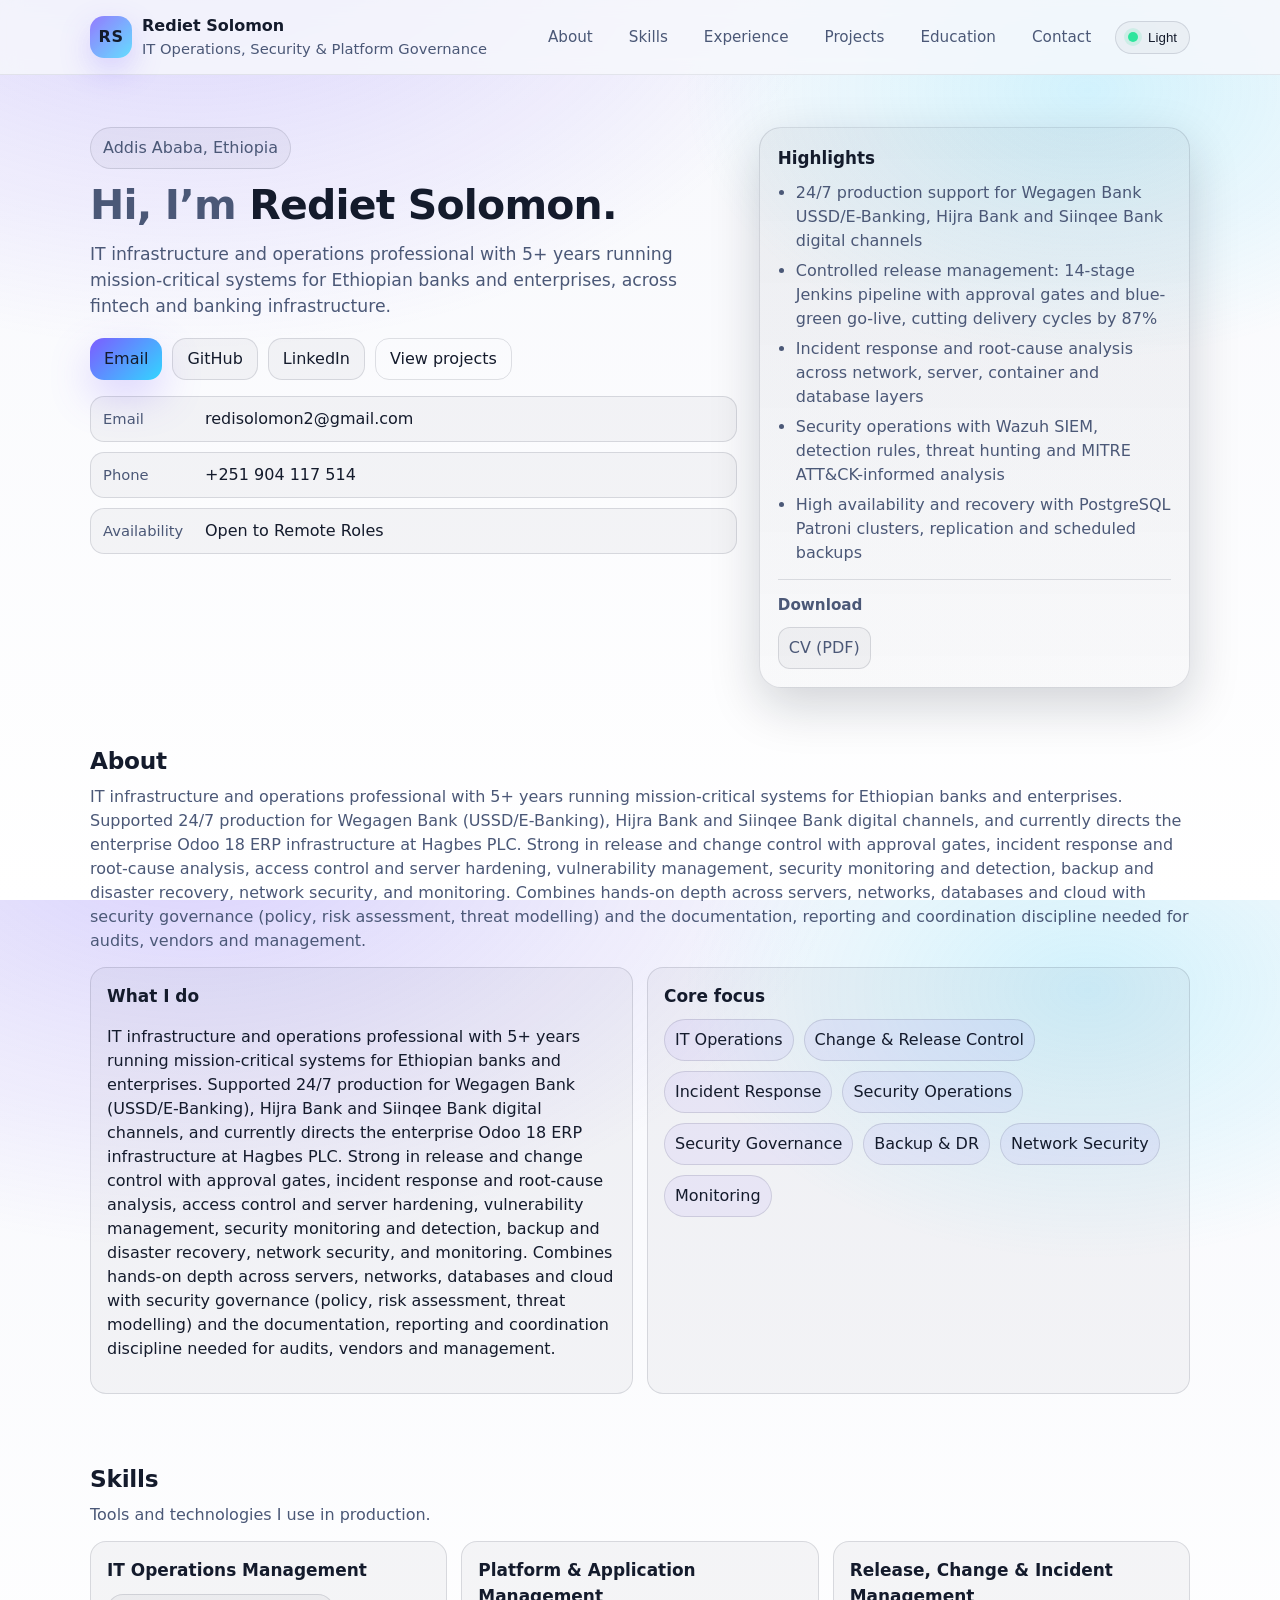
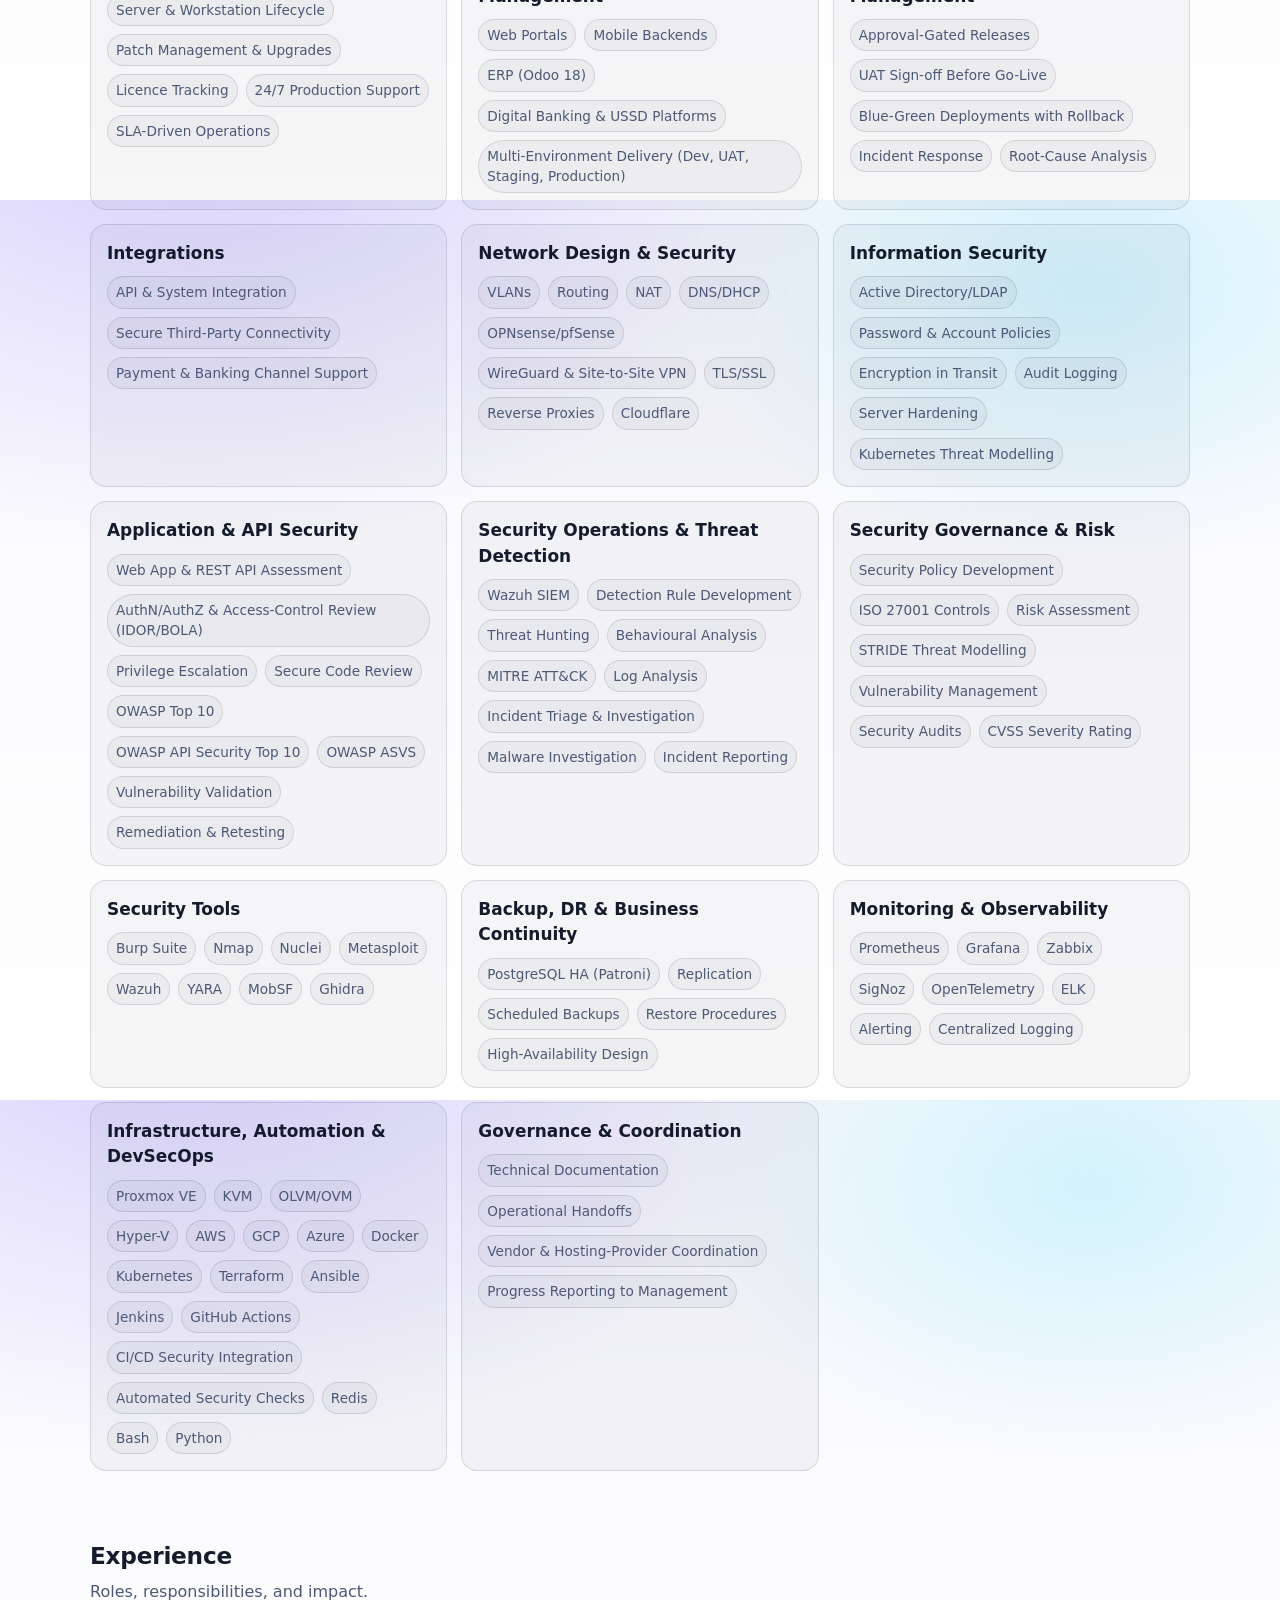
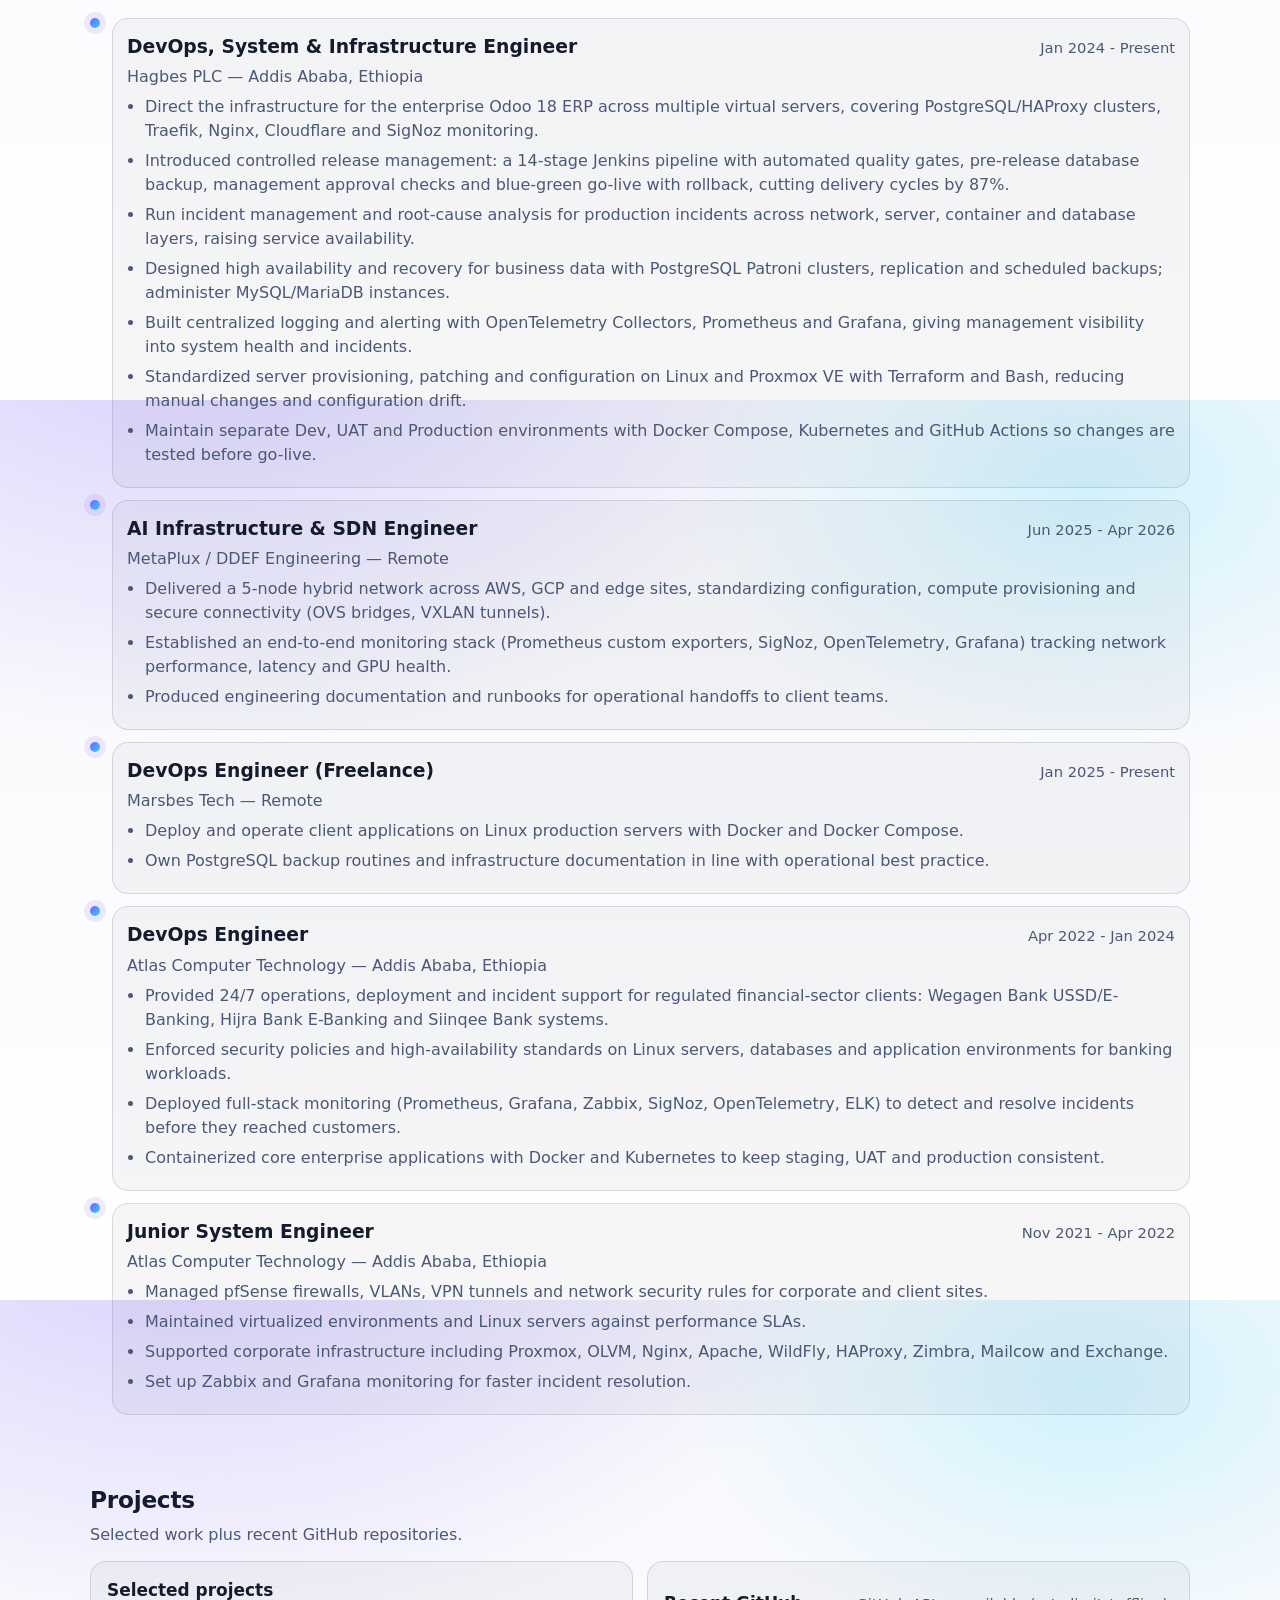
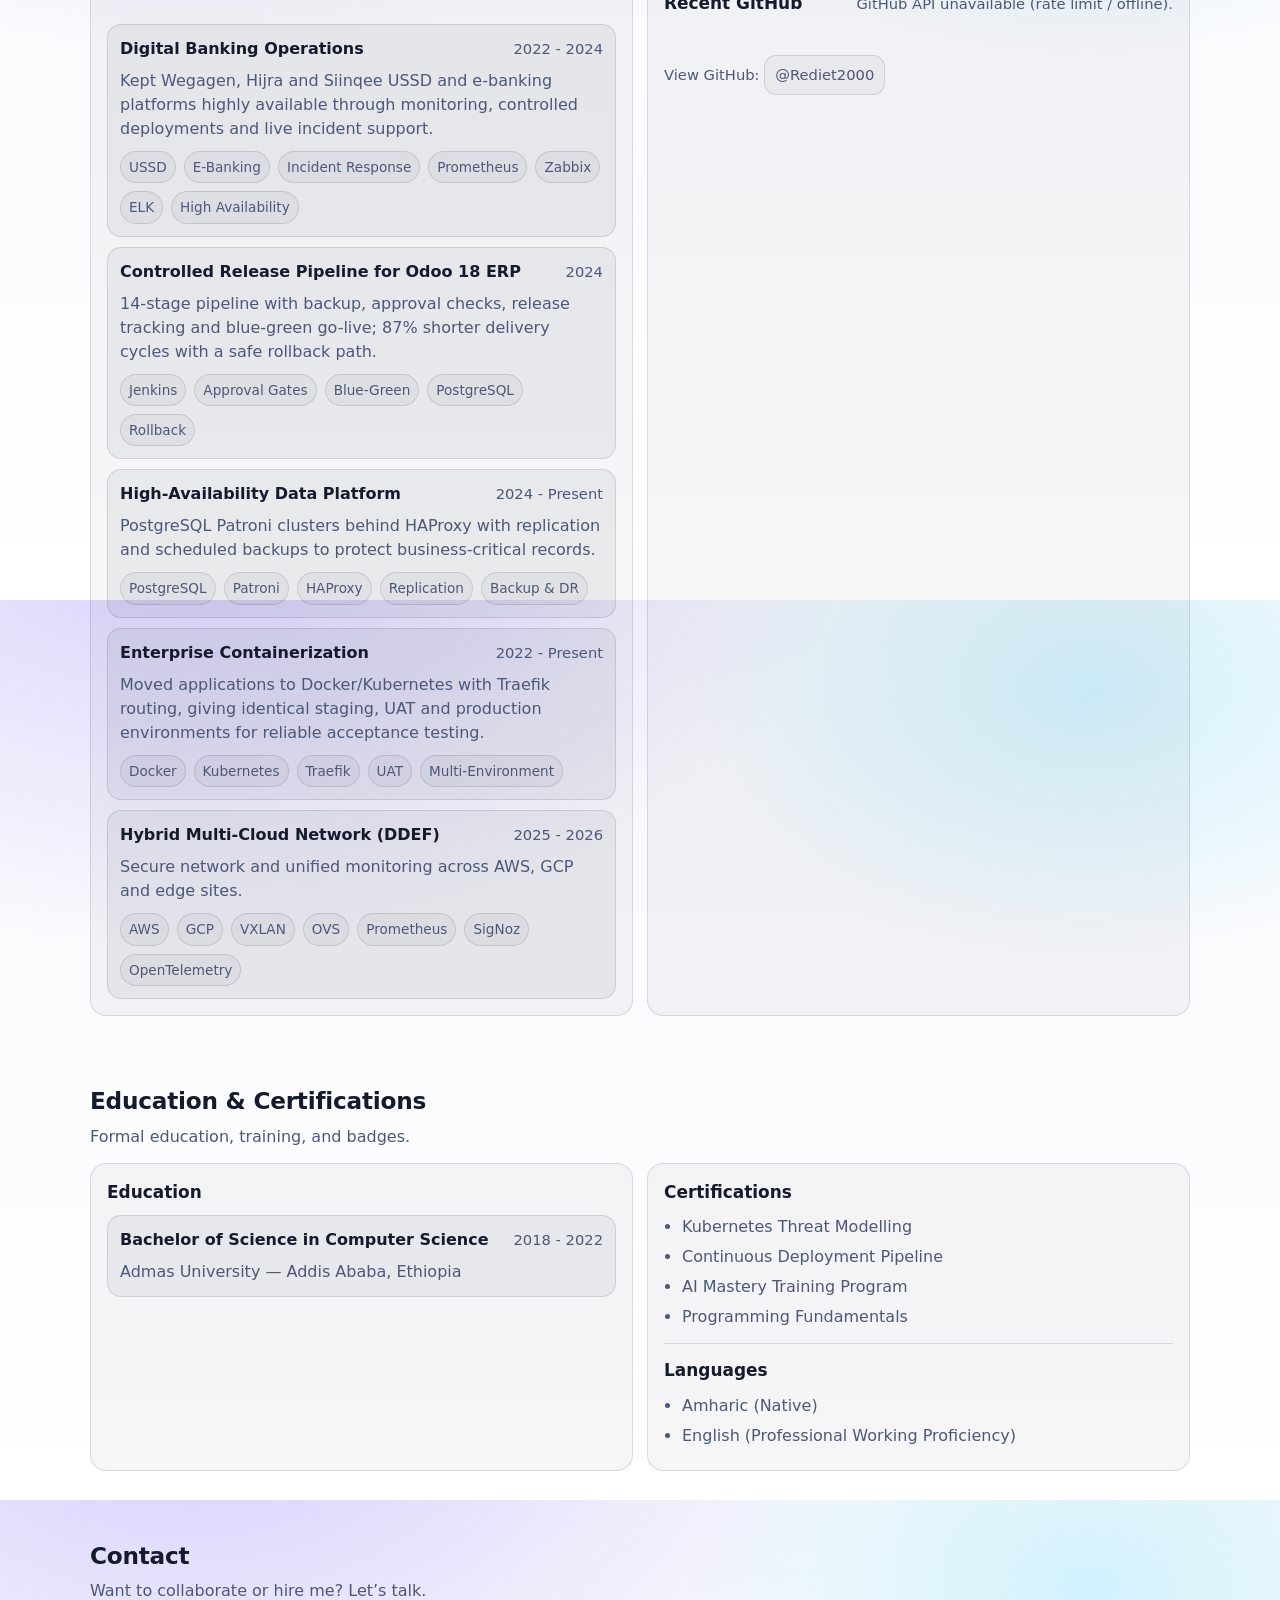
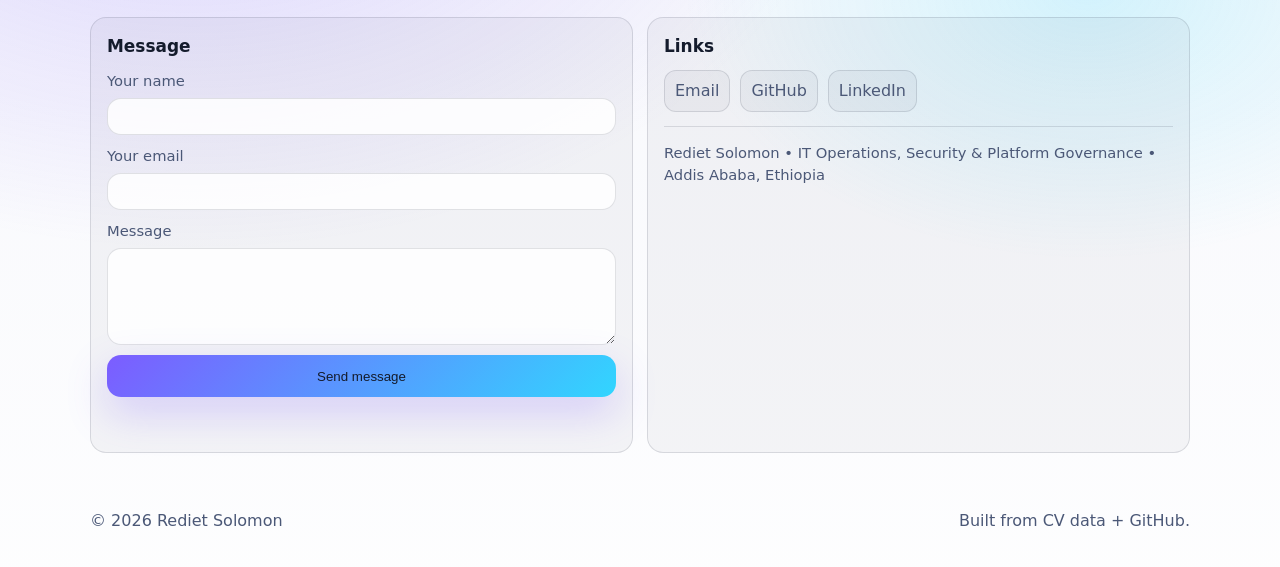
<file: index.html>
<!doctype html>
<html lang="en">
  <head>
    <meta charset="utf-8" />
    <meta name="viewport" content="width=device-width, initial-scale=1" />
    <meta name="color-scheme" content="dark light" />
    <title>Rediet Solomon | IT Operations, Security & Platform Governance</title>
    <meta
      name="description"
      content="Portfolio of Rediet Solomon — IT Operations, Security & Platform Governance for fintech and banking infrastructure (incident response, change control, security operations, monitoring)."
    />

    <link rel="preload" href="assets/styles.css" as="style" />
    <link rel="stylesheet" href="assets/styles.css" />
  </head>
  <body>
    <a class="skip" href="#main">Skip to content</a>

    <header class="header">
      <div class="container header__inner">
        <div class="brand">
          <div class="brand__mark" aria-hidden="true">RS</div>
          <div class="brand__text">
            <div class="brand__name" id="nameTop">Rediet Solomon</div>
            <div class="brand__title" id="titleTop">IT Operations, Security &amp; Platform Governance</div>
          </div>
        </div>

        <nav class="nav" aria-label="Primary">
          <a href="#about">About</a>
          <a href="#skills">Skills</a>
          <a href="#experience">Experience</a>
          <a href="#projects">Projects</a>
          <a href="#education">Education</a>
          <a href="#contact">Contact</a>
        </nav>

        <button class="theme" id="themeToggle" type="button" aria-label="Toggle theme">
          <span class="theme__dot" aria-hidden="true"></span>
          <span class="theme__label" id="themeLabel">Dark</span>
        </button>
      </div>
    </header>

    <main id="main">
      <section class="hero">
        <div class="container hero__grid">
          <div class="hero__copy">
            <p class="pill" id="pillLocation">Addis Ababa, Ethiopia</p>
            <h1 class="hero__title">
              <span class="muted">Hi, I’m</span>
              <span id="nameHero">Rediet Solomon</span>.
            </h1>
            <p class="hero__subtitle" id="headlineHero">
              IT infrastructure and operations professional running mission-critical systems for banks and enterprises.
            </p>

            <div class="hero__cta">
              <a class="btn primary" id="btnEmail" href="mailto:redisolomon2@gmail.com">Email</a>
              <a class="btn" id="btnGitHub" href="#" target="_blank" rel="noreferrer">GitHub</a>
              <a class="btn" id="btnLinkedIn" href="#" target="_blank" rel="noreferrer">LinkedIn</a>
              <a class="btn ghost" href="#projects">View projects</a>
            </div>

            <div class="meta">
              <div class="meta__item"><span class="meta__k">Email</span> <span id="emailText">—</span></div>
              <div class="meta__item"><span class="meta__k">Phone</span> <span id="phoneText">—</span></div>
              <div class="meta__item"><span class="meta__k">Availability</span> <span id="availabilityText">Open to opportunities</span></div>
            </div>
          </div>

          <div class="hero__card" role="region" aria-label="Highlights">
            <div class="card">
              <h2 class="card__title">Highlights</h2>
              <ul class="list" id="highlightsList">
                <li>24/7 banking production support</li>
                <li>Change control + incident response</li>
                <li>Security operations + monitoring</li>
              </ul>
              <div class="divider"></div>
              <div class="downloads">
                <h3 class="card__subtitle">Download</h3>
                <div class="downloads__links" id="cvLinks">
                  <a class="link" href="cv/Rediet-Solomon-CV.pdf" download>CV (PDF)</a>
                </div>
              </div>
            </div>
          </div>
        </div>
      </section>

      <section class="section" id="about">
        <div class="container">
          <div class="section__head">
            <h2>About</h2>
            <p class="muted" id="summaryTop">—</p>
          </div>
          <div class="grid two">
            <div class="panel">
              <h3>What I do</h3>
              <p id="summaryBody">—</p>
            </div>
            <div class="panel">
              <h3>Core focus</h3>
              <ul class="chips" id="focusChips"></ul>
            </div>
          </div>
        </div>
      </section>

      <section class="section" id="skills">
        <div class="container">
          <div class="section__head">
            <h2>Skills</h2>
            <p class="muted">Tools and technologies I use in production.</p>
          </div>
          <div class="grid three" id="skillsGrid" aria-live="polite"></div>
        </div>
      </section>

      <section class="section" id="experience">
        <div class="container">
          <div class="section__head">
            <h2>Experience</h2>
            <p class="muted">Roles, responsibilities, and impact.</p>
          </div>
          <div class="timeline" id="experienceTimeline" aria-live="polite"></div>
        </div>
      </section>

      <section class="section" id="projects">
        <div class="container">
          <div class="section__head">
            <h2>Projects</h2>
            <p class="muted">Selected work plus recent GitHub repositories.</p>
          </div>

          <div class="grid two">
            <div class="panel">
              <div class="panel__head">
                <h3>Selected projects</h3>
              </div>
              <div class="stack" id="selectedProjects" aria-live="polite"></div>
            </div>

            <div class="panel">
              <div class="panel__head">
                <h3>Recent GitHub</h3>
                <p class="muted small" id="githubHint">Loading…</p>
              </div>
              <div class="stack" id="githubProjects" aria-live="polite"></div>
            </div>
          </div>
        </div>
      </section>

      <section class="section" id="education">
        <div class="container">
          <div class="section__head">
            <h2>Education & Certifications</h2>
            <p class="muted">Formal education, training, and badges.</p>
          </div>
          <div class="grid two">
            <div class="panel">
              <h3>Education</h3>
              <div class="stack" id="educationList" aria-live="polite"></div>
            </div>
            <div class="panel">
              <h3>Certifications</h3>
              <ul class="list" id="certList" aria-live="polite"></ul>
              <div class="divider"></div>
              <h3>Languages</h3>
              <ul class="list" id="langList" aria-live="polite"></ul>
            </div>
          </div>
        </div>
      </section>

      <section class="section" id="contact">
        <div class="container">
          <div class="section__head">
            <h2>Contact</h2>
            <p class="muted">Want to collaborate or hire me? Let’s talk.</p>
          </div>
          <div class="grid two">
            <div class="panel">
              <h3>Message</h3>
              <form
                class="form"
                id="contactForm"
                action="https://formspree.io/f/xpqjbgya"
                method="POST"
              >
                <label>
                  <span>Your name</span>
                  <input name="name" autocomplete="name" required />
                </label>
                <label>
                  <span>Your email</span>
                  <input name="email" type="email" autocomplete="email" required />
                </label>
                <label>
                  <span>Message</span>
                  <textarea name="message" rows="5" required></textarea>
                </label>
                <input type="hidden" name="_subject" value="Portfolio inquiry" />
                <input type="text" name="_gotcha" tabindex="-1" autocomplete="off" style="display:none" />
                <button class="btn primary" type="submit">Send message</button>
                <p class="muted small" id="contactStatus" role="status" aria-live="polite"></p>
              </form>
            </div>
            <div class="panel">
              <h3>Links</h3>
              <div class="links">
                <a class="link" id="contactEmail" href="mailto:redisolomon2@gmail.com">Email</a>
                <a class="link" id="contactGitHub" href="#" target="_blank" rel="noreferrer">GitHub</a>
                <a class="link" id="contactLinkedIn" href="#" target="_blank" rel="noreferrer">LinkedIn</a>
              </div>
              <div class="divider"></div>
              <p class="muted small" id="footerMeta">—</p>
            </div>
          </div>
        </div>
      </section>
    </main>

    <footer class="footer">
      <div class="container footer__inner">
        <span id="copyright">©</span>
        <span class="muted">Built from CV data + GitHub.</span>
      </div>
    </footer>

    <script src="data/cv.js" defer></script>
    <script src="assets/app.js" defer></script>
  </body>
</html>
</file>
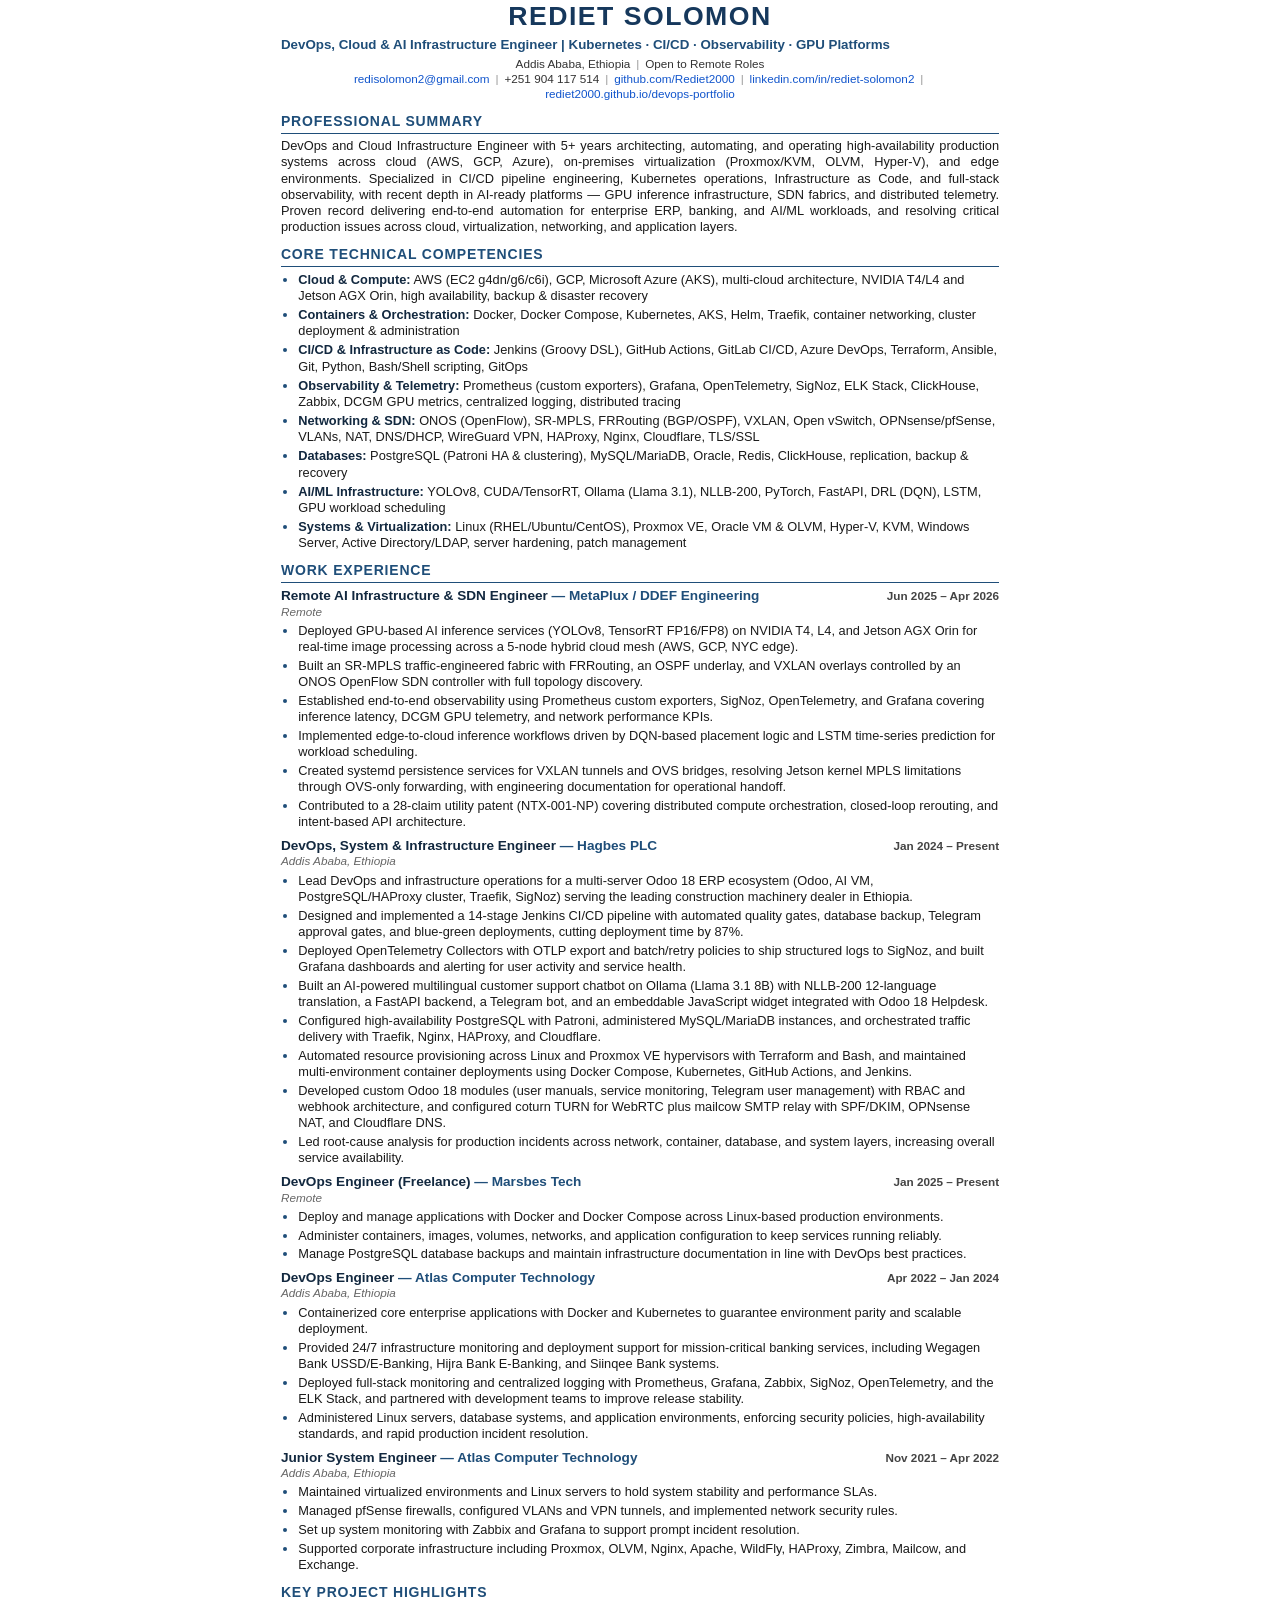
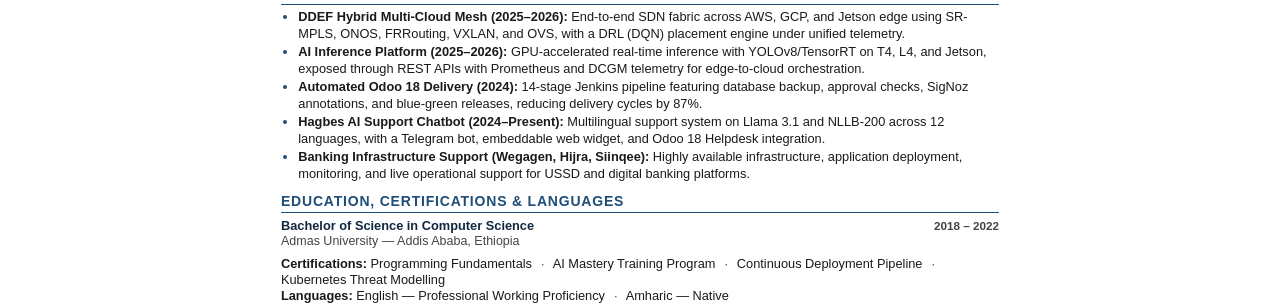
<file: cv/Rediet_Solomon_CV_2026.html>
<!doctype html>
<html lang="en">
<head>
<meta charset="utf-8" />
<title>Rediet Solomon &mdash; DevOps, Cloud &amp; AI Infrastructure Engineer</title>
<style>
  @page { size: A4; margin: 10mm 12mm; }
  * { box-sizing: border-box; }
  html, body { margin: 0; padding: 0; }
  body {
    font-family: "Calibri", "Segoe UI", "Helvetica Neue", Arial, sans-serif;
    font-size: 9.6pt;
    line-height: 1.27;
    color: #1a1a1a;
    background: #fff;
  }
  .page { max-width: 190mm; margin: 0 auto; }

  header { text-align: center; margin-bottom: 6pt; }
  h1 {
    font-size: 20pt; letter-spacing: 1.1pt; margin: 0 0 2pt;
    font-weight: 700; color: #16385c;
  }
  .role { font-size: 10pt; font-weight: 600; color: #1f4e79; margin: 0 0 3pt; }
  .contact { font-size: 8.8pt; color: #333; margin: 0; text-align: center; }
  .contact a { color: #1155cc; text-decoration: none; }
  .sep { color: #999; padding: 0 2pt; }

  h2 {
    font-size: 10.5pt; font-weight: 700; color: #1f4e79;
    text-transform: uppercase; letter-spacing: 0.6pt;
    margin: 8pt 0 3.5pt; padding-bottom: 1.5pt;
    border-bottom: 1.1pt solid #1f4e79;
  }

  p { margin: 0 0 4pt; text-align: justify; }

  ul { margin: 0 0 2pt; padding-left: 13pt; }
  li { margin: 0 0 1.9pt; }
  li::marker { color: #1f4e79; }

  .job { margin-bottom: 5pt; page-break-inside: avoid; }
  .job__head { display: flex; justify-content: space-between; align-items: baseline; gap: 8pt; }
  .job__title { font-weight: 700; font-size: 10.2pt; color: #12283f; }
  .job__title .co { font-weight: 600; color: #1f4e79; }
  .job__when { font-size: 8.8pt; font-weight: 600; color: #444; white-space: nowrap; }
  .job__where { font-size: 8.8pt; font-style: italic; color: #666; margin: 0 0 2.5pt; }

  .skills li { margin-bottom: 2.1pt; }
  .skills b { color: #12283f; }

  .edu { display: flex; justify-content: space-between; align-items: baseline; gap: 8pt; }
  .edu__deg { font-weight: 700; color: #12283f; }
  .edu__meta { font-size: 8.8pt; font-weight: 600; color: #444; white-space: nowrap; }
  .edu__school { font-size: 9.4pt; color: #444; margin-bottom: 0; }

  .inline { margin: 0; text-align: left; }
  .inline .sep { color: #1f4e79; padding: 0 4pt; }
</style>
</head>
<body>
<div class="page">

  <header>
    <h1>REDIET SOLOMON</h1>
    <p class="role">DevOps, Cloud &amp; AI Infrastructure Engineer | Kubernetes &middot; CI/CD &middot; Observability &middot; GPU Platforms</p>
    <p class="contact">Addis Ababa, Ethiopia <span class="sep">|</span> Open to Remote Roles</p>
    <p class="contact">
      <a href="mailto:redisolomon2@gmail.com">redisolomon2@gmail.com</a> <span class="sep">|</span>
      +251 904 117 514 <span class="sep">|</span>
      <a href="https://github.com/Rediet2000">github.com/Rediet2000</a> <span class="sep">|</span>
      <a href="https://www.linkedin.com/in/rediet-solomon2/">linkedin.com/in/rediet-solomon2</a> <span class="sep">|</span>
      <a href="https://rediet2000.github.io/devops-portfolio/">rediet2000.github.io/devops-portfolio</a>
    </p>
  </header>

  <h2>Professional Summary</h2>
  <p>DevOps and Cloud Infrastructure Engineer with 5+ years architecting, automating, and operating high-availability production systems across cloud (AWS, GCP, Azure), on-premises virtualization (Proxmox/KVM, OLVM, Hyper-V), and edge environments. Specialized in CI/CD pipeline engineering, Kubernetes operations, Infrastructure as Code, and full-stack observability, with recent depth in AI-ready platforms &mdash; GPU inference infrastructure, SDN fabrics, and distributed telemetry. Proven record delivering end-to-end automation for enterprise ERP, banking, and AI/ML workloads, and resolving critical production issues across cloud, virtualization, networking, and application layers.</p>

  <h2>Core Technical Competencies</h2>
  <ul class="skills">
    <li><b>Cloud &amp; Compute:</b> AWS (EC2 g4dn/g6/c6i), GCP, Microsoft Azure (AKS), multi-cloud architecture, NVIDIA T4/L4 and Jetson AGX Orin, high availability, backup &amp; disaster recovery</li>
    <li><b>Containers &amp; Orchestration:</b> Docker, Docker Compose, Kubernetes, AKS, Helm, Traefik, container networking, cluster deployment &amp; administration</li>
    <li><b>CI/CD &amp; Infrastructure as Code:</b> Jenkins (Groovy DSL), GitHub Actions, GitLab CI/CD, Azure DevOps, Terraform, Ansible, Git, Python, Bash/Shell scripting, GitOps</li>
    <li><b>Observability &amp; Telemetry:</b> Prometheus (custom exporters), Grafana, OpenTelemetry, SigNoz, ELK Stack, ClickHouse, Zabbix, DCGM GPU metrics, centralized logging, distributed tracing</li>
    <li><b>Networking &amp; SDN:</b> ONOS (OpenFlow), SR-MPLS, FRRouting (BGP/OSPF), VXLAN, Open vSwitch, OPNsense/pfSense, VLANs, NAT, DNS/DHCP, WireGuard VPN, HAProxy, Nginx, Cloudflare, TLS/SSL</li>
    <li><b>Databases:</b> PostgreSQL (Patroni HA &amp; clustering), MySQL/MariaDB, Oracle, Redis, ClickHouse, replication, backup &amp; recovery</li>
    <li><b>AI/ML Infrastructure:</b> YOLOv8, CUDA/TensorRT, Ollama (Llama 3.1), NLLB-200, PyTorch, FastAPI, DRL (DQN), LSTM, GPU workload scheduling</li>
    <li><b>Systems &amp; Virtualization:</b> Linux (RHEL/Ubuntu/CentOS), Proxmox VE, Oracle VM &amp; OLVM, Hyper-V, KVM, Windows Server, Active Directory/LDAP, server hardening, patch management</li>
  </ul>

  <h2>Work Experience</h2>

  <div class="job">
    <div class="job__head">
      <div class="job__title">Remote AI Infrastructure &amp; SDN Engineer <span class="co">&mdash; MetaPlux / DDEF Engineering</span></div>
      <div class="job__when">Jun 2025 &ndash; Apr 2026</div>
    </div>
    <p class="job__where">Remote</p>
    <ul>
      <li>Deployed GPU-based AI inference services (YOLOv8, TensorRT FP16/FP8) on NVIDIA T4, L4, and Jetson AGX Orin for real-time image processing across a 5-node hybrid cloud mesh (AWS, GCP, NYC edge).</li>
      <li>Built an SR-MPLS traffic-engineered fabric with FRRouting, an OSPF underlay, and VXLAN overlays controlled by an ONOS OpenFlow SDN controller with full topology discovery.</li>
      <li>Established end-to-end observability using Prometheus custom exporters, SigNoz, OpenTelemetry, and Grafana covering inference latency, DCGM GPU telemetry, and network performance KPIs.</li>
      <li>Implemented edge-to-cloud inference workflows driven by DQN-based placement logic and LSTM time-series prediction for workload scheduling.</li>
      <li>Created systemd persistence services for VXLAN tunnels and OVS bridges, resolving Jetson kernel MPLS limitations through OVS-only forwarding, with engineering documentation for operational handoff.</li>
      <li>Contributed to a 28-claim utility patent (NTX-001-NP) covering distributed compute orchestration, closed-loop rerouting, and intent-based API architecture.</li>
    </ul>
  </div>

  <div class="job">
    <div class="job__head">
      <div class="job__title">DevOps, System &amp; Infrastructure Engineer <span class="co">&mdash; Hagbes PLC</span></div>
      <div class="job__when">Jan 2024 &ndash; Present</div>
    </div>
    <p class="job__where">Addis Ababa, Ethiopia</p>
    <ul>
      <li>Lead DevOps and infrastructure operations for a multi-server Odoo 18 ERP ecosystem (Odoo, AI VM, PostgreSQL/HAProxy cluster, Traefik, SigNoz) serving the leading construction machinery dealer in Ethiopia.</li>
      <li>Designed and implemented a 14-stage Jenkins CI/CD pipeline with automated quality gates, database backup, Telegram approval gates, and blue-green deployments, cutting deployment time by 87%.</li>
      <li>Deployed OpenTelemetry Collectors with OTLP export and batch/retry policies to ship structured logs to SigNoz, and built Grafana dashboards and alerting for user activity and service health.</li>
      <li>Built an AI-powered multilingual customer support chatbot on Ollama (Llama 3.1 8B) with NLLB-200 12-language translation, a FastAPI backend, a Telegram bot, and an embeddable JavaScript widget integrated with Odoo 18 Helpdesk.</li>
      <li>Configured high-availability PostgreSQL with Patroni, administered MySQL/MariaDB instances, and orchestrated traffic delivery with Traefik, Nginx, HAProxy, and Cloudflare.</li>
      <li>Automated resource provisioning across Linux and Proxmox VE hypervisors with Terraform and Bash, and maintained multi-environment container deployments using Docker Compose, Kubernetes, GitHub Actions, and Jenkins.</li>
      <li>Developed custom Odoo 18 modules (user manuals, service monitoring, Telegram user management) with RBAC and webhook architecture, and configured coturn TURN for WebRTC plus mailcow SMTP relay with SPF/DKIM, OPNsense NAT, and Cloudflare DNS.</li>
      <li>Led root-cause analysis for production incidents across network, container, database, and system layers, increasing overall service availability.</li>
    </ul>
  </div>

  <div class="job">
    <div class="job__head">
      <div class="job__title">DevOps Engineer (Freelance) <span class="co">&mdash; Marsbes Tech</span></div>
      <div class="job__when">Jan 2025 &ndash; Present</div>
    </div>
    <p class="job__where">Remote</p>
    <ul>
      <li>Deploy and manage applications with Docker and Docker Compose across Linux-based production environments.</li>
      <li>Administer containers, images, volumes, networks, and application configuration to keep services running reliably.</li>
      <li>Manage PostgreSQL database backups and maintain infrastructure documentation in line with DevOps best practices.</li>
    </ul>
  </div>

  <div class="job">
    <div class="job__head">
      <div class="job__title">DevOps Engineer <span class="co">&mdash; Atlas Computer Technology</span></div>
      <div class="job__when">Apr 2022 &ndash; Jan 2024</div>
    </div>
    <p class="job__where">Addis Ababa, Ethiopia</p>
    <ul>
      <li>Containerized core enterprise applications with Docker and Kubernetes to guarantee environment parity and scalable deployment.</li>
      <li>Provided 24/7 infrastructure monitoring and deployment support for mission-critical banking services, including Wegagen Bank USSD/E-Banking, Hijra Bank E-Banking, and Siinqee Bank systems.</li>
      <li>Deployed full-stack monitoring and centralized logging with Prometheus, Grafana, Zabbix, SigNoz, OpenTelemetry, and the ELK Stack, and partnered with development teams to improve release stability.</li>
      <li>Administered Linux servers, database systems, and application environments, enforcing security policies, high-availability standards, and rapid production incident resolution.</li>
    </ul>
  </div>

  <div class="job">
    <div class="job__head">
      <div class="job__title">Junior System Engineer <span class="co">&mdash; Atlas Computer Technology</span></div>
      <div class="job__when">Nov 2021 &ndash; Apr 2022</div>
    </div>
    <p class="job__where">Addis Ababa, Ethiopia</p>
    <ul>
      <li>Maintained virtualized environments and Linux servers to hold system stability and performance SLAs.</li>
      <li>Managed pfSense firewalls, configured VLANs and VPN tunnels, and implemented network security rules.</li>
      <li>Set up system monitoring with Zabbix and Grafana to support prompt incident resolution.</li>
      <li>Supported corporate infrastructure including Proxmox, OLVM, Nginx, Apache, WildFly, HAProxy, Zimbra, Mailcow, and Exchange.</li>
    </ul>
  </div>

  <h2>Key Project Highlights</h2>
  <ul>
    <li><b>DDEF Hybrid Multi-Cloud Mesh (2025&ndash;2026):</b> End-to-end SDN fabric across AWS, GCP, and Jetson edge using SR-MPLS, ONOS, FRRouting, VXLAN, and OVS, with a DRL (DQN) placement engine under unified telemetry.</li>
    <li><b>AI Inference Platform (2025&ndash;2026):</b> GPU-accelerated real-time inference with YOLOv8/TensorRT on T4, L4, and Jetson, exposed through REST APIs with Prometheus and DCGM telemetry for edge-to-cloud orchestration.</li>
    <li><b>Automated Odoo 18 Delivery (2024):</b> 14-stage Jenkins pipeline featuring database backup, approval checks, SigNoz annotations, and blue-green releases, reducing delivery cycles by 87%.</li>
    <li><b>Hagbes AI Support Chatbot (2024&ndash;Present):</b> Multilingual support system on Llama 3.1 and NLLB-200 across 12 languages, with a Telegram bot, embeddable web widget, and Odoo 18 Helpdesk integration.</li>
    <li><b>Banking Infrastructure Support (Wegagen, Hijra, Siinqee):</b> Highly available infrastructure, application deployment, monitoring, and live operational support for USSD and digital banking platforms.</li>
  </ul>

  <h2>Education, Certifications &amp; Languages</h2>
  <div class="edu">
    <div class="edu__deg">Bachelor of Science in Computer Science</div>
    <div class="edu__meta">2018 &ndash; 2022</div>
  </div>
  <p class="edu__school">Admas University &mdash; Addis Ababa, Ethiopia</p>

  <p class="inline" style="margin-top:4pt"><b>Certifications:</b> Programming Fundamentals <span class="sep">&middot;</span> AI Mastery Training Program <span class="sep">&middot;</span> Continuous Deployment Pipeline <span class="sep">&middot;</span> Kubernetes Threat Modelling</p>

  <p class="inline"><b>Languages:</b> English &mdash; Professional Working Proficiency <span class="sep">&middot;</span> Amharic &mdash; Native</p>

</div>
</body>
</html>
</file>
<file: assets/styles.css>
:root {
  --bg: #0b1220;
  --bg2: #0e1730;
  --text: #eaf1ff;
  --muted: #a7b4d0;
  --card: rgba(255, 255, 255, 0.06);
  --card2: rgba(255, 255, 255, 0.04);
  --stroke: rgba(255, 255, 255, 0.12);
  --shadow: 0 20px 60px rgba(0, 0, 0, 0.45);
  --brand: #7c5cff;
  --brand2: #27d4ff;
  --ok: #2ee59d;
  --radius: 16px;
  --radius2: 22px;
  --max: 1100px;
}

[data-theme="light"] {
  --bg: #f7f8fc;
  --bg2: #ffffff;
  --text: #141b2c;
  --muted: #4b5877;
  --card: rgba(10, 20, 40, 0.05);
  --card2: rgba(10, 20, 40, 0.035);
  --stroke: rgba(10, 20, 40, 0.12);
  --shadow: 0 18px 50px rgba(10, 20, 40, 0.18);
}

* {
  box-sizing: border-box;
}

html,
body {
  height: 100%;
}

body {
  margin: 0;
  font-family:
    ui-sans-serif,
    system-ui,
    -apple-system,
    Segoe UI,
    Roboto,
    Helvetica,
    Arial,
    "Apple Color Emoji",
    "Segoe UI Emoji";
  color: var(--text);
  background:
    radial-gradient(1200px 800px at 15% -10%, rgba(124, 92, 255, 0.25), transparent 55%),
    radial-gradient(900px 600px at 85% 10%, rgba(39, 212, 255, 0.18), transparent 45%),
    linear-gradient(180deg, var(--bg), var(--bg2));
  line-height: 1.5;
}

a {
  color: inherit;
  text-decoration: none;
}

code {
  font-family: ui-monospace, SFMono-Regular, Menlo, Monaco, Consolas, "Liberation Mono", "Courier New", monospace;
  font-size: 0.95em;
}

.container {
  width: min(var(--max), calc(100% - 40px));
  margin-inline: auto;
}

.skip {
  position: absolute;
  left: -999px;
  top: -999px;
  padding: 10px 14px;
  background: var(--bg2);
  border: 1px solid var(--stroke);
  border-radius: 12px;
}
.skip:focus {
  left: 16px;
  top: 16px;
  z-index: 1000;
}

.muted {
  color: var(--muted);
}

.small {
  font-size: 0.92rem;
}

.header {
  position: sticky;
  top: 0;
  z-index: 50;
  backdrop-filter: blur(10px);
  background: rgba(10, 15, 28, 0.55);
  border-bottom: 1px solid rgba(255, 255, 255, 0.08);
}

[data-theme="light"] .header {
  background: rgba(247, 248, 252, 0.8);
  border-bottom: 1px solid rgba(10, 20, 40, 0.08);
}

.header__inner {
  display: grid;
  grid-template-columns: 1fr auto auto;
  gap: 14px;
  align-items: center;
  padding: 14px 0;
}

.brand {
  display: flex;
  gap: 10px;
  align-items: center;
  min-width: 0;
}

.brand__mark {
  width: 42px;
  height: 42px;
  border-radius: 14px;
  display: grid;
  place-items: center;
  font-weight: 700;
  letter-spacing: 0.5px;
  background: linear-gradient(135deg, rgba(124, 92, 255, 0.8), rgba(39, 212, 255, 0.7));
  box-shadow: 0 12px 30px rgba(124, 92, 255, 0.25);
}

.brand__text {
  min-width: 0;
}
.brand__name {
  font-weight: 650;
  white-space: nowrap;
  overflow: hidden;
  text-overflow: ellipsis;
}
.brand__title {
  font-size: 0.92rem;
  color: var(--muted);
}

.nav {
  display: flex;
  gap: 16px;
  align-items: center;
  flex-wrap: wrap;
  justify-content: center;
}
.nav a {
  font-size: 0.95rem;
  color: var(--muted);
  padding: 8px 10px;
  border-radius: 12px;
}
.nav a:hover {
  color: var(--text);
  background: var(--card2);
}

.theme {
  display: inline-flex;
  align-items: center;
  gap: 10px;
  border: 1px solid var(--stroke);
  background: var(--card2);
  border-radius: 999px;
  padding: 8px 12px;
  cursor: pointer;
  color: var(--text);
}
.theme__dot {
  width: 10px;
  height: 10px;
  border-radius: 999px;
  background: var(--ok);
  box-shadow: 0 0 0 4px rgba(46, 229, 157, 0.15);
}
.theme:hover {
  background: var(--card);
}

.hero {
  padding: 52px 0 22px;
}
.hero__grid {
  display: grid;
  grid-template-columns: 1.2fr 0.8fr;
  gap: 22px;
  align-items: start;
}

.pill {
  display: inline-flex;
  align-items: center;
  gap: 10px;
  padding: 8px 12px;
  border-radius: 999px;
  background: var(--card2);
  border: 1px solid var(--stroke);
  color: var(--muted);
  margin: 0 0 14px;
}

.hero__title {
  margin: 0;
  font-size: clamp(2rem, 3.2vw, 3rem);
  line-height: 1.1;
  letter-spacing: -0.02em;
}
.hero__subtitle {
  margin: 14px 0 18px;
  font-size: 1.08rem;
  color: var(--muted);
}

.hero__cta {
  display: flex;
  gap: 10px;
  flex-wrap: wrap;
  margin-bottom: 16px;
}

.btn {
  display: inline-flex;
  align-items: center;
  justify-content: center;
  gap: 10px;
  height: 42px;
  padding: 0 14px;
  border-radius: 14px;
  border: 1px solid var(--stroke);
  background: var(--card2);
  color: var(--text);
}
.btn:hover {
  background: var(--card);
}
.btn.primary {
  border: none;
  background: linear-gradient(135deg, rgba(124, 92, 255, 1), rgba(39, 212, 255, 0.95));
  box-shadow: 0 16px 40px rgba(124, 92, 255, 0.25);
}
.btn.primary:hover {
  filter: brightness(1.03);
}
.btn.ghost {
  background: transparent;
}

.meta {
  display: grid;
  grid-template-columns: 1fr;
  gap: 10px;
}
.meta__item {
  display: flex;
  gap: 10px;
  align-items: baseline;
  padding: 10px 12px;
  border-radius: 14px;
  border: 1px solid var(--stroke);
  background: var(--card2);
}
.meta__k {
  min-width: 92px;
  color: var(--muted);
  font-size: 0.92rem;
}

.card {
  border: 1px solid var(--stroke);
  border-radius: var(--radius2);
  background: linear-gradient(180deg, rgba(255, 255, 255, 0.06), rgba(255, 255, 255, 0.02));
  box-shadow: var(--shadow);
  padding: 18px;
}
[data-theme="light"] .card {
  background: linear-gradient(180deg, rgba(10, 20, 40, 0.055), rgba(10, 20, 40, 0.02));
}
.card__title {
  margin: 0 0 10px;
  font-size: 1.05rem;
}
.card__subtitle {
  margin: 0 0 10px;
  font-size: 0.95rem;
  color: var(--muted);
  font-weight: 600;
}
.divider {
  height: 1px;
  background: var(--stroke);
  margin: 14px 0;
}

.downloads__links {
  display: flex;
  flex-wrap: wrap;
  gap: 10px;
}
.link {
  display: inline-flex;
  align-items: center;
  gap: 10px;
  padding: 8px 10px;
  border-radius: 12px;
  border: 1px solid var(--stroke);
  background: var(--card2);
  color: var(--muted);
}
.link:hover {
  color: var(--text);
  background: var(--card);
}

.section {
  padding: 34px 0;
}
.section__head {
  display: grid;
  gap: 6px;
  margin-bottom: 14px;
}
.section__head h2 {
  margin: 0;
  font-size: 1.45rem;
  letter-spacing: -0.01em;
}
.section__head p {
  margin: 0;
}

.grid {
  display: grid;
  gap: 14px;
}
.grid.two {
  grid-template-columns: 1fr 1fr;
}
.grid.three {
  grid-template-columns: repeat(3, 1fr);
}

.panel {
  border: 1px solid var(--stroke);
  border-radius: var(--radius);
  background: var(--card2);
  padding: 16px;
}
.panel h3 {
  margin: 0 0 10px;
  font-size: 1.06rem;
}
.panel__head {
  display: flex;
  align-items: baseline;
  justify-content: space-between;
  gap: 10px;
  margin-bottom: 10px;
}

.chips {
  display: flex;
  gap: 10px;
  flex-wrap: wrap;
  padding: 0;
  margin: 0;
  list-style: none;
}
.chips li {
  padding: 8px 10px;
  border-radius: 999px;
  border: 1px solid var(--stroke);
  background: rgba(124, 92, 255, 0.12);
  color: var(--text);
}
[data-theme="light"] .chips li {
  background: rgba(124, 92, 255, 0.08);
}

.list {
  padding-left: 18px;
  margin: 0;
  color: var(--muted);
}
.list li {
  margin: 6px 0;
}

.stack {
  display: grid;
  gap: 10px;
}

.item {
  border: 1px solid var(--stroke);
  border-radius: 14px;
  background: var(--card);
  padding: 12px;
}
.item__top {
  display: flex;
  justify-content: space-between;
  gap: 10px;
  align-items: baseline;
}
.item__title {
  margin: 0;
  font-weight: 650;
}
.item__meta {
  color: var(--muted);
  font-size: 0.92rem;
  white-space: nowrap;
}
.item__desc {
  margin: 8px 0 0;
  color: var(--muted);
}
.tags {
  display: flex;
  gap: 8px;
  flex-wrap: wrap;
  margin-top: 10px;
}
.tag {
  font-size: 0.85rem;
  color: var(--muted);
  border: 1px solid var(--stroke);
  background: var(--card2);
  padding: 5px 8px;
  border-radius: 999px;
}

.timeline {
  display: grid;
  gap: 12px;
}
.entry {
  display: grid;
  grid-template-columns: 10px 1fr;
  gap: 12px;
  align-items: start;
}
.entry__rail {
  position: relative;
  height: 100%;
}
.entry__dot {
  width: 10px;
  height: 10px;
  border-radius: 999px;
  background: linear-gradient(135deg, var(--brand), var(--brand2));
  box-shadow: 0 0 0 6px rgba(124, 92, 255, 0.12);
  position: sticky;
  top: 86px;
}
.entry__card {
  border: 1px solid var(--stroke);
  border-radius: var(--radius);
  background: var(--card2);
  padding: 14px;
}
.entry__head {
  display: flex;
  justify-content: space-between;
  gap: 12px;
  align-items: baseline;
  flex-wrap: wrap;
}
.entry__role {
  margin: 0;
  font-weight: 700;
}
.entry__where {
  margin: 4px 0 0;
  color: var(--muted);
}

.form {
  display: grid;
  gap: 10px;
}
.form label {
  display: grid;
  gap: 6px;
  color: var(--muted);
  font-size: 0.92rem;
}
.form input,
.form textarea {
  width: 100%;
  padding: 10px 12px;
  border-radius: 14px;
  border: 1px solid var(--stroke);
  background: rgba(0, 0, 0, 0.18);
  color: var(--text);
  outline: none;
}
[data-theme="light"] .form input,
[data-theme="light"] .form textarea {
  background: rgba(255, 255, 255, 0.85);
}
.form input:focus,
.form textarea:focus {
  border-color: rgba(124, 92, 255, 0.7);
  box-shadow: 0 0 0 4px rgba(124, 92, 255, 0.14);
}

.links {
  display: flex;
  flex-wrap: wrap;
  gap: 10px;
}

.footer {
  padding: 22px 0 34px;
  color: var(--muted);
}
.footer__inner {
  display: flex;
  gap: 10px;
  flex-wrap: wrap;
  align-items: center;
  justify-content: space-between;
}

@media (max-width: 920px) {
  .header__inner {
    grid-template-columns: 1fr auto;
    grid-template-areas:
      "brand theme"
      "nav nav";
  }
  .brand {
    grid-area: brand;
  }
  .nav {
    grid-area: nav;
    justify-content: flex-start;
  }
  .theme {
    grid-area: theme;
    justify-self: end;
  }
  .hero__grid {
    grid-template-columns: 1fr;
  }
  .grid.three {
    grid-template-columns: 1fr;
  }
  .grid.two {
    grid-template-columns: 1fr;
  }
}
</file>
